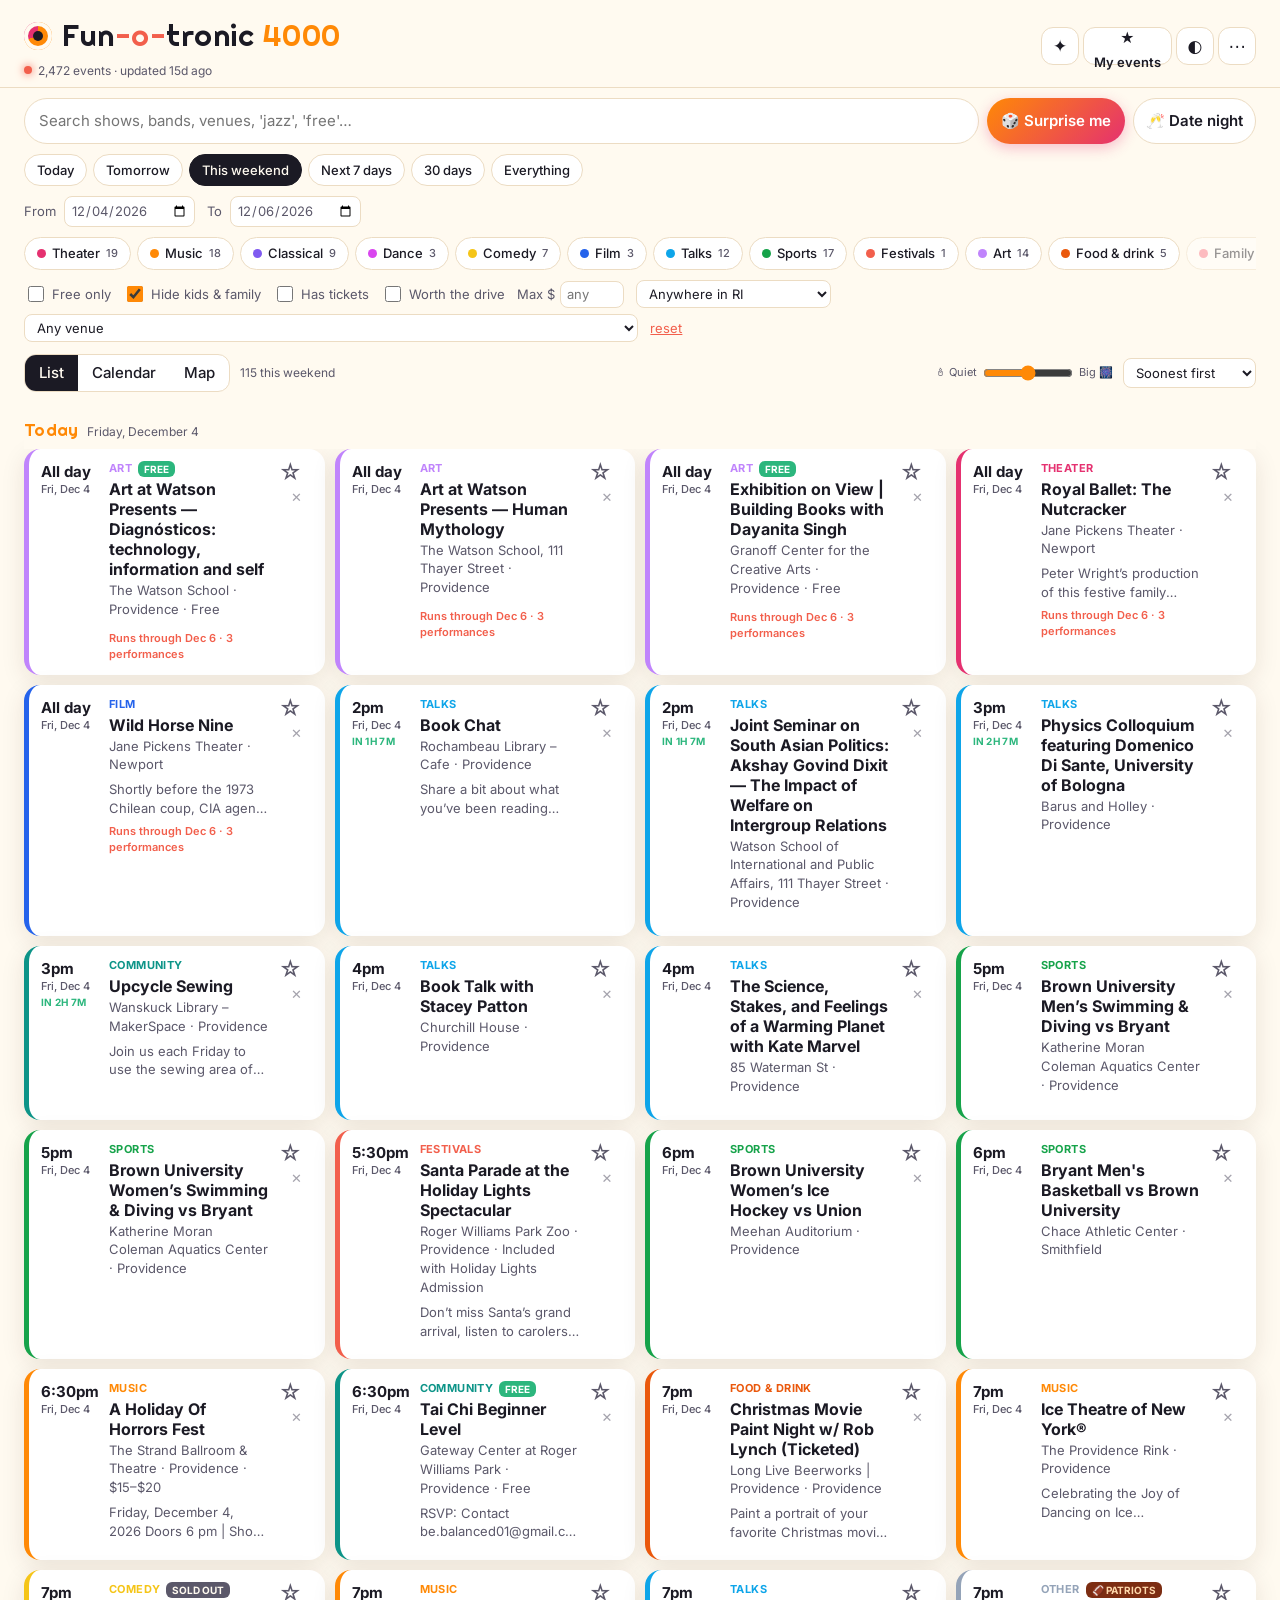
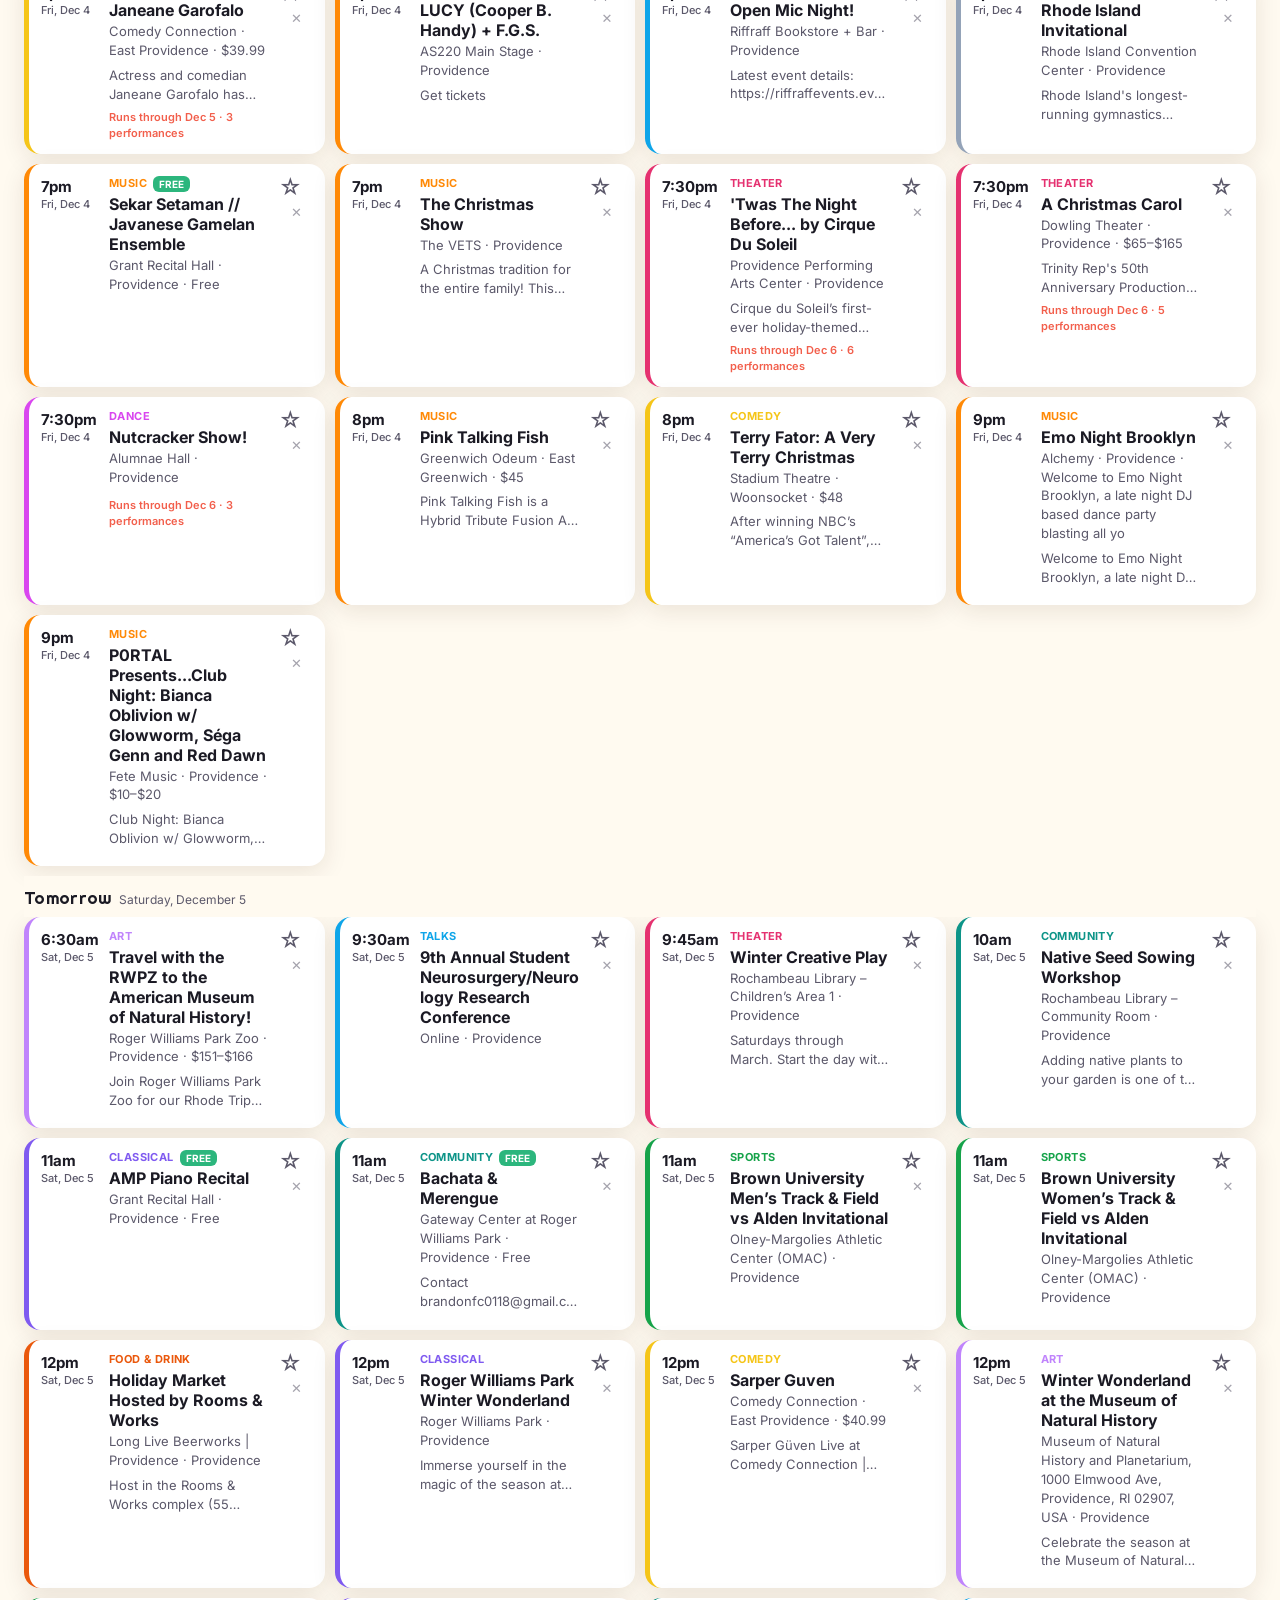
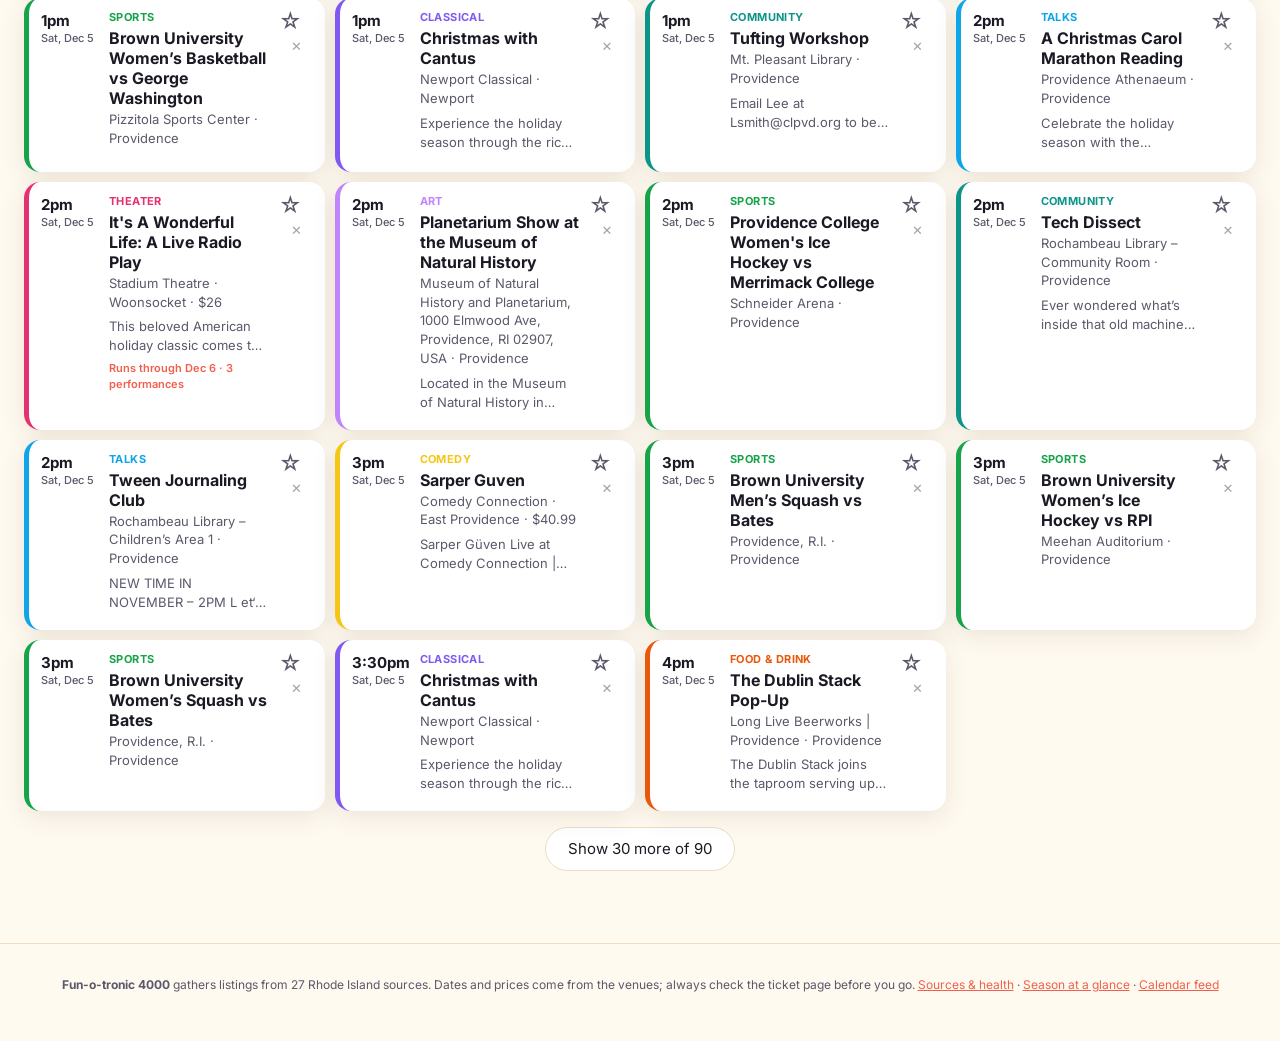
<file: site/index.html>
<!doctype html>
<html lang="en">
<head>
<meta charset="utf-8">
<meta name="viewport" content="width=device-width, initial-scale=1, viewport-fit=cover">
<meta name="robots" content="noindex, nofollow">
<meta name="theme-color" content="#0f0e17">
<meta name="description" content="What's on in Providence and across Rhode Island — theater, music, film, talks, sports and more, in one place.">
<title>Fun-o-tronic 4000</title>
<link rel="icon" href="icon.svg">
<link rel="manifest" href="manifest.webmanifest">
<link rel="preconnect" href="https://fonts.googleapis.com">
<link rel="stylesheet" href="https://fonts.googleapis.com/css2?family=Righteous&family=Inter:wght@400;500;600;700&display=swap">
<link rel="stylesheet" href="style.css?v=5">
</head>
<body>
<header class="masthead">
  <div class="brand">
    <span class="dial" aria-hidden="true"><span></span></span>
    <h1>Fun<span class="o">-o-</span>tronic <span class="num">4000</span></h1>
  </div>
  <div class="status" id="status" title="When the listings were last refreshed">
    <span class="led" id="led"></span><span id="statusText">warming up…</span>
  </div>
  <div class="masthead-actions">
    <button class="icon-btn" id="btnNew" title="New since your last visit, and things you follow" aria-label="What's new"><span class="ico">✦</span><span class="badge" id="newCount" hidden></span></button>
    <button class="icon-btn wide" id="btnStars" title="My events — going, your calendar, saved" aria-label="My events">★ <span class="lbl">My events</span><span class="badge" id="starCount" hidden></span></button>
    <button class="icon-btn" id="btnTheme" title="Light / dark" aria-label="Toggle theme">◐</button>
    <button class="icon-btn" id="btnMore" title="Subscribe, follows &amp; settings" aria-label="Settings">⋯</button>
  </div>
</header>

<div class="banner" id="banner" hidden></div>

<nav class="panel" aria-label="Filters">
  <div class="search-row">
    <input type="search" id="q" placeholder="Search shows, bands, venues, 'jazz', 'free'…" autocomplete="off" aria-label="Search">
    <button class="surprise" id="btnSurprise" title="Pick something for me">🎲 Surprise me</button>
    <button class="datenight" id="btnDate" title="Evening, sit-down, close to home, tickets available">🥂 Date night</button>
  </div>

  <div class="chips when" id="whenChips" role="tablist" aria-label="When">
    <button data-when="tonight">Today</button>
    <button data-when="tomorrow">Tomorrow</button>
    <button data-when="weekend" class="on">This weekend</button>
    <button data-when="week">Next 7 days</button>
    <button data-when="month">30 days</button>
    <button data-when="all">Everything</button>
  </div>
  <div class="custom-range" id="customRange">
    <label>From <input type="date" id="fromDate"></label>
    <label>To <input type="date" id="toDate"></label>
  </div>

  <div class="chips cats" id="catChips" aria-label="Categories"></div>

  <div class="toggles">
    <label class="tog"><input type="checkbox" id="freeOnly"> Free only</label>
    <label class="tog"><input type="checkbox" id="hideKids" checked> Hide kids &amp; family</label>
    <label class="tog"><input type="checkbox" id="ticketsOnly"> Has tickets</label>
    <label class="tog"><input type="checkbox" id="farToo"> Worth the drive</label>
    <label class="tog price">Max $<input type="number" id="maxPrice" min="0" step="5" placeholder="any" inputmode="numeric"></label>
    <select id="areaSel" aria-label="Area">
      <option value="">Anywhere in RI</option>
      <option value="hill">College Hill &amp; East Side</option>
      <option value="pvd">Providence</option>
      <option value="metro">Providence metro</option>
      <option value="newport">Newport &amp; the islands</option>
      <option value="south">South County &amp; Westerly</option>
      <option value="north">Blackstone Valley &amp; north</option>
    </select>
    <select id="venueSel" aria-label="Venue"><option value="">Any venue</option></select>
    <button class="linkish" id="btnReset">reset</button>
  </div>
</nav>

<div class="viewbar">
  <div class="seg" role="tablist" aria-label="View">
    <button data-view="list" class="on">List</button>
    <button data-view="cal">Calendar</button>
    <button data-view="map">Map</button>
  </div>
  <div class="count" id="count"></div>
  <label class="mood" title="Mood: quiet night ↔ big night. Tilts Best-for-you, Surprise me and the calendar's picks — not the list itself.">
    <span class="mood-l">🕯 Quiet</span><input type="range" id="mood" min="0" max="100" value="50" aria-label="Mood: quiet night to big night"><span class="mood-l">Big 🎆</span>
  </label>
  <select id="sortSel" aria-label="Sort">
    <option value="time">Soonest first</option>
    <option value="you">Best for you</option>
    <option value="new">Newest listings</option>
    <option value="price">Cheapest first</option>
    <option value="az">A → Z</option>
  </select>
</div>

<main id="main">
  <section id="listView" class="view"></section>
  <section id="calView" class="view" hidden>
    <div class="cal-head">
      <button id="calPrev" aria-label="Previous month">‹</button>
      <h2 id="calTitle"></h2>
      <button id="calNext" aria-label="Next month">›</button>
    </div>
    <div class="cal-grid" id="calGrid"></div>
    <div id="calDay"></div>
  </section>
  <section id="mapView" class="view" hidden>
    <div id="map"></div>
    <p class="hint">Pins follow the date and category filters above; tap one for that venue's shows. Pins are sized by how much is on.</p>
  </section>
</main>

<footer class="foot">
  <p><strong>Fun-o-tronic 4000</strong> gathers listings from <span id="srcCount">—</span> Rhode Island sources. Dates and prices come from the venues; always check the ticket page before you go.
  <a href="#" id="btnSources">Sources &amp; health</a> · <a href="season.html">Season at a glance</a> · <a href="feed.ics" id="feedLink">Calendar feed</a></p>
</footer>

<div class="sheet-backdrop" id="backdrop" hidden></div>
<aside class="sheet" id="sheet" hidden aria-modal="true" role="dialog"></aside>
<div class="toast" id="toast" hidden></div>

<template id="tplCard">
  <article class="card" tabindex="0">
    <div class="when"><span class="t"></span><span class="d"></span><span class="soon"></span></div>
    <div class="body">
      <div class="top">
        <span class="cat"></span>
        <span class="flags"></span>
      </div>
      <h3 class="title"></h3>
      <div class="where"></div>
      <p class="sum"></p>
      <div class="run"></div>
    </div>
    <div class="side">
      <button class="star" aria-label="Save">☆</button>
      <button class="nope" aria-label="Not for me" title="Not for me">✕</button>
    </div>
  </article>
</template>

<script src="app.js?v=5" defer></script>
</body>
</html>
</file>
<file: site/style.css>
/* Fun-o-tronic 4000 — warm, lively, a little bit jukebox. Mobile first. */
:root {
  --bg: #fffaf0;
  --bg2: #fff3df;
  --panel: #ffffff;
  --ink: #1b1a24;
  --ink2: #5b586a;
  --line: #ecdcc3;
  --accent: #ff8906;
  --accent2: #f25f4c;
  --accent3: #e53170;
  --ok: #2cb67d;
  --shadow: 0 6px 24px rgba(60, 30, 0, .10);
  --radius: 16px;
  --font-display: "Righteous", "Inter", system-ui, sans-serif;
  --font: "Inter", system-ui, -apple-system, Segoe UI, Roboto, sans-serif;
  /* category colours */
  --c-theater: #e53170; --c-music: #ff8906; --c-classical: #7f5af0; --c-dance: #d946ef;
  --c-comedy: #f5c518; --c-film: #2563eb; --c-talk: #0ea5e9; --c-sports: #16a34a;
  --c-festival: #f25f4c; --c-market: #a3b60a; --c-art: #c084fc; --c-family: #fb7185;
  --c-food: #ea580c; --c-community: #0d9488; --c-other: #94a3b8;
}
@media (prefers-color-scheme: dark) {
  :root:not([data-theme="light"]) {
    --bg: #0f0e17; --bg2: #16151f; --panel: #1c1b27; --ink: #fffffe; --ink2: #a7a9be;
    --line: #2a2838; --shadow: 0 8px 28px rgba(0,0,0,.45);
  }
}
:root[data-theme="dark"] {
  --bg: #0f0e17; --bg2: #16151f; --panel: #1c1b27; --ink: #fffffe; --ink2: #a7a9be;
  --line: #2a2838; --shadow: 0 8px 28px rgba(0,0,0,.45);
}

* { box-sizing: border-box; }
html { -webkit-text-size-adjust: 100%; }
body {
  margin: 0; background: var(--bg); color: var(--ink); font-family: var(--font);
  font-size: 15px; line-height: 1.45;
  padding-bottom: env(safe-area-inset-bottom);
}
a { color: var(--accent2); }
button, input, select { font: inherit; color: inherit; }
button { cursor: pointer; }
[hidden] { display: none !important; }

/* ---------- masthead ---------- */
.masthead {
  display: grid; grid-template-columns: 1fr auto; grid-template-areas: "brand actions" "status actions"; align-items: center; gap: 4px 12px;
  padding: 12px 16px 6px; background: var(--bg);
  position: sticky; top: 0; z-index: 20; border-bottom: 1px solid var(--line);
}
.brand { grid-area: brand; display: flex; align-items: center; gap: 10px; min-width: 0; }
.brand h1 {
  font-family: var(--font-display); font-weight: 400; font-size: 21px; margin: 0; letter-spacing: .5px;
  white-space: nowrap; overflow: hidden; text-overflow: ellipsis;
}
.brand .o { color: var(--accent2); }
.brand .num { color: var(--accent); }
.dial {
  width: 28px; height: 28px; border-radius: 50%; flex: none;
  background: conic-gradient(var(--accent) 0 70%, var(--accent3) 70% 100%);
  display: grid; place-items: center; box-shadow: inset 0 0 0 4px var(--bg);
}
.dial span { width: 10px; height: 10px; border-radius: 50%; background: var(--ink); }
.status { grid-area: status; font-size: 12px; color: var(--ink2); display: flex; align-items: center; gap: 6px; }
.led { width: 8px; height: 8px; border-radius: 50%; background: var(--ok); box-shadow: 0 0 8px var(--ok); animation: blink 2.4s infinite; }
.led.warn { background: var(--accent); box-shadow: 0 0 8px var(--accent); }
.led.bad { background: var(--accent2); box-shadow: 0 0 8px var(--accent2); animation: none; }
@keyframes blink { 50% { opacity: .35; } }
.masthead-actions { grid-area: actions; display: flex; gap: 4px; }
.icon-btn {
  position: relative; width: 38px; height: 38px; border-radius: 12px; border: 1px solid var(--line);
  background: var(--panel); font-size: 17px; display: grid; place-items: center;
}
.icon-btn .badge {
  position: absolute; top: -6px; right: -6px; min-width: 18px; height: 18px; padding: 0 5px;
  border-radius: 9px; background: var(--accent3); color: #fff; font-size: 11px; font-weight: 700;
  display: grid; place-items: center; line-height: 1;
}
.icon-btn.lit { border-color: var(--accent); color: var(--accent); }

/* ---------- filter panel ---------- */
.panel { padding: 10px 16px 6px; display: grid; gap: 8px; }
.panel > * { min-width: 0; }
.search-row > * { min-width: 0; }
.search-row { display: flex; gap: 8px; }
#q {
  flex: 1; min-width: 0; width: 100%; padding: 11px 14px; border-radius: 999px; border: 1px solid var(--line);
  background: var(--panel); outline: none;
}
#q:focus { border-color: var(--accent); box-shadow: 0 0 0 3px rgba(255,137,6,.2); }
.surprise {
  border: none; border-radius: 999px; padding: 0 14px; background: linear-gradient(135deg, var(--accent), var(--accent3));
  color: #fff; font-weight: 600; white-space: nowrap; box-shadow: 0 4px 14px rgba(229,49,112,.3);
}
.surprise:active { transform: scale(.97); }

.chips { display: flex; gap: 6px; overflow-x: auto; scrollbar-width: none; padding: 2px 0; -webkit-overflow-scrolling: touch; }
.chips::-webkit-scrollbar { display: none; }
.chips button {
  flex: none; border: 1px solid var(--line); background: var(--panel); color: var(--ink);
  padding: 6px 12px; border-radius: 999px; font-size: 13px; font-weight: 500; display: inline-flex; align-items: center; gap: 6px;
}
.chips.when button.on { background: var(--ink); color: var(--bg); border-color: var(--ink); }
.chips.cats button .dot { width: 9px; height: 9px; border-radius: 50%; background: var(--cc, var(--c-other)); }
.chips.cats button.on { border-color: var(--cc); background: color-mix(in srgb, var(--cc) 18%, var(--panel)); }
.chips.cats button .n { color: var(--ink2); font-size: 11px; }
.custom-range { display: flex; gap: 12px; font-size: 13px; color: var(--ink2); }
.custom-range input { margin-left: 4px; padding: 4px 6px; border-radius: 8px; border: 1px solid var(--line); background: var(--panel); }

.toggles { display: flex; flex-wrap: wrap; gap: 6px 12px; align-items: center; font-size: 13px; }
.tog { display: inline-flex; align-items: center; gap: 5px; color: var(--ink2); }
.tog input[type=checkbox] { accent-color: var(--accent); width: 16px; height: 16px; }
.tog.price input { width: 64px; padding: 3px 6px; border-radius: 8px; border: 1px solid var(--line); background: var(--panel); }
.toggles select { padding: 4px 8px; border-radius: 8px; border: 1px solid var(--line); background: var(--panel); max-width: 48vw; }
.linkish { border: none; background: none; color: var(--accent2); text-decoration: underline; padding: 0; }

/* ---------- view bar ---------- */
.viewbar { display: flex; align-items: center; gap: 10px; padding: 6px 16px; }
.seg { display: inline-flex; border: 1px solid var(--line); border-radius: 12px; overflow: hidden; background: var(--panel); }
.seg button { border: none; background: none; padding: 7px 14px; font-weight: 500; }
.seg button.on { background: var(--ink); color: var(--bg); }
.count { flex: 1; font-size: 12px; color: var(--ink2); }
#sortSel { padding: 5px 8px; border-radius: 8px; border: 1px solid var(--line); background: var(--panel); font-size: 13px; }

/* ---------- list ---------- */
main { padding: 0 16px 24px; max-width: 1400px; margin: 0 auto; }
.day-head {
  position: sticky; top: var(--mast-h, 61px); z-index: 5; background: var(--bg); padding: 10px 0 6px; margin-top: 10px;
  font-family: var(--font-display); font-size: 17px; letter-spacing: .3px; display: flex; align-items: baseline; gap: 8px;
}
.day-head small { font-family: var(--font); color: var(--ink2); font-size: 12px; letter-spacing: 0; }
.day-head.today { color: var(--accent); }
.card {
  display: grid; grid-template-columns: 58px 1fr 36px; gap: 10px; padding: 12px 10px 12px 12px; margin: 8px 0;
  background: var(--panel); border-radius: var(--radius); box-shadow: var(--shadow); border-left: 5px solid var(--cc, var(--c-other));
  cursor: pointer; outline: none; transition: transform .12s; min-width: 0;
}
.card .body { min-width: 0; overflow-wrap: anywhere; }
.card:active { transform: scale(.995); }
.card:focus-visible { box-shadow: 0 0 0 3px var(--accent); }
.card .when { display: flex; flex-direction: column; font-weight: 700; font-size: 15px; line-height: 1.2; padding-top: 2px; }
.card .when .d { font-weight: 500; font-size: 11px; color: var(--ink2); margin-top: 2px; }
.card .top { display: flex; gap: 6px; align-items: center; flex-wrap: wrap; margin-bottom: 2px; }
.cat { font-size: 11px; font-weight: 700; letter-spacing: .4px; text-transform: uppercase; color: var(--cc, var(--c-other)); }
.flags { display: inline-flex; gap: 4px; }
.flag { font-size: 10px; font-weight: 700; padding: 1px 6px; border-radius: 6px; background: var(--bg2); color: var(--ink2); }
.flag.free { background: var(--ok); color: #fff; }
.flag.new { background: var(--accent3); color: #fff; }
.flag.sale { background: var(--accent); color: #fff; }
.flag.soldout { background: var(--ink2); color: var(--bg); }
.card .title { margin: 0; font-size: 16px; font-weight: 700; line-height: 1.25; }
.card .where { color: var(--ink2); font-size: 13px; margin-top: 2px; }
.card .sum { margin: 6px 0 0; font-size: 13px; color: var(--ink2); display: -webkit-box; -webkit-line-clamp: 2; -webkit-box-orient: vertical; overflow: hidden; }
.card .star { border: none; background: none; font-size: 22px; color: var(--ink2); align-self: start; padding: 0; line-height: 1; }
.card .star.on { color: var(--accent); }
.hidden-note { margin: 18px auto 8px; max-width: 760px; padding: 12px 16px; border: 1px dashed var(--line); border-radius: 14px; color: var(--ink2); text-align: center; line-height: 1.7; }
.hidden-note b { color: var(--ink); font-weight: 600; }
.hidden-note span { white-space: nowrap; }
.empty { text-align: center; color: var(--ink2); padding: 48px 16px; }
.empty h3 { font-family: var(--font-display); font-weight: 400; color: var(--ink); }
.more { display: block; margin: 16px auto; padding: 10px 22px; border-radius: 999px; border: 1px solid var(--line); background: var(--panel); }

@media (min-width: 720px) {
  .masthead { padding: 14px 24px 8px; }
  .brand h1 { font-size: 30px; }
  .panel, .viewbar { padding-left: 24px; padding-right: 24px; }
  main { padding: 0 24px 32px; }
  .cards-grid { display: grid; grid-template-columns: repeat(auto-fill, minmax(min(300px, 100%), 1fr)); gap: 10px; }
  .cards-grid .card { margin: 0; }
}

/* ---------- calendar ---------- */
.cal-head { display: flex; align-items: center; justify-content: space-between; padding: 12px 0 6px; }
.cal-head h2 { font-family: var(--font-display); font-weight: 400; font-size: 20px; margin: 0; }
.cal-head button { width: 36px; height: 36px; border-radius: 10px; border: 1px solid var(--line); background: var(--panel); font-size: 20px; }
.cal-grid { display: grid; grid-template-columns: repeat(7, 1fr); gap: 4px; }
.cal-grid .dow { text-align: center; font-size: 11px; color: var(--ink2); padding: 4px 0; text-transform: uppercase; letter-spacing: .5px; }
.cal-cell {
  aspect-ratio: 1 / 1.05; border-radius: 10px; background: var(--panel); border: 1px solid var(--line); padding: 4px;
  display: flex; flex-direction: column; align-items: flex-start; font-size: 12px; cursor: pointer; position: relative; overflow: hidden;
}
.cal-cell.pad { background: transparent; border-color: transparent; cursor: default; }
.cal-cell.today { border-color: var(--accent); }
.cal-cell.sel { background: var(--ink); color: var(--bg); }
.cal-cell .n { font-weight: 600; }
.cal-cell .cnt { margin-top: auto; font-size: 10px; color: var(--ink2); }
.cal-cell.sel .cnt { color: var(--bg); opacity: .8; }
.cal-cell .dots { display: flex; flex-wrap: wrap; gap: 2px; margin-top: 3px; }
.cal-cell .dots i { width: 6px; height: 6px; border-radius: 50%; display: block; }
.cal-cell .heat { position: absolute; inset: auto 0 0 0; height: 3px; background: var(--accent); opacity: .7; }
.cal-cell .evs { display: flex; flex-direction: column; gap: 2px; width: 100%; margin-top: 4px; min-width: 0; }
.cal-cell .ev { display: block; font-size: 11px; line-height: 1.25; color: var(--ink); text-decoration: none; border-left: 3px solid var(--cc, var(--c-other)); padding: 1px 0 1px 5px; border-radius: 2px; white-space: nowrap; overflow: hidden; text-overflow: ellipsis; }
.cal-cell .ev b { font-weight: 600; color: var(--ink2); }
.cal-cell .ev:hover { background: var(--bg2); }
.cal-cell.sel .ev, .cal-cell.sel .ev b { color: var(--bg); }
.cal-cell .morel { font-size: 10px; color: var(--ink2); padding-left: 8px; }
.cal-cell.sel .morel { color: var(--bg); opacity: .8; }
@media (min-width: 720px) {
  .cal-cell { aspect-ratio: auto; min-height: 168px; padding: 6px; }
  .cal-cell .cnt { display: none; }
}
#calDay { margin-top: 12px; }

/* ---------- map ---------- */
#map { height: 62vh; min-height: 360px; border-radius: var(--radius); overflow: hidden; margin-top: 10px; box-shadow: var(--shadow); background: var(--bg2); }
.hint { color: var(--ink2); font-size: 12px; text-align: center; }
.leaflet-popup-content { font-family: var(--font); font-size: 13px; }
.leaflet-popup-content a { display: block; margin-top: 4px; }

/* ---------- sheet ---------- */
.sheet-backdrop { position: fixed; inset: 0; background: rgba(0,0,0,.45); z-index: 40; backdrop-filter: blur(2px); }
.sheet {
  position: fixed; left: 0; right: 0; bottom: 0; z-index: 50; max-height: 92vh; overflow: auto;
  background: var(--panel); border-radius: 22px 22px 0 0; box-shadow: 0 -10px 40px rgba(0,0,0,.3);
  padding: 8px 18px calc(20px + env(safe-area-inset-bottom)); animation: up .22s ease-out;
}
@keyframes up { from { transform: translateY(40px); opacity: 0; } }
@media (min-width: 720px) {
  .sheet { left: 50%; right: auto; bottom: auto; top: 6vh; width: 620px; transform: translateX(-50%); border-radius: 22px; max-height: 88vh; }
}
.sheet .grip { width: 44px; height: 5px; border-radius: 3px; background: var(--line); margin: 4px auto 12px; }
.sheet .hero { width: calc(100% + 36px); margin: 0 -18px 12px; max-height: 240px; object-fit: cover; display: block; }
.sheet h2 { font-size: 22px; line-height: 1.2; margin: 6px 0 4px; }
.sheet .meta { color: var(--ink2); font-size: 14px; display: grid; gap: 3px; margin: 8px 0 12px; }
.sheet .meta b { color: var(--ink); font-weight: 600; }
.sheet .actions { display: flex; flex-wrap: wrap; gap: 8px; margin: 14px 0; }
.btn {
  border: 1px solid var(--line); background: var(--bg2); color: var(--ink); padding: 10px 14px; border-radius: 12px;
  font-weight: 600; text-decoration: none; display: inline-flex; align-items: center; gap: 6px; font-size: 14px;
}
.btn.primary { background: var(--accent); border-color: var(--accent); color: #1b1a24; }
.btn.tickets { background: var(--accent3); border-color: var(--accent3); color: #fff; }
.sheet .desc { font-size: 14px; color: var(--ink); white-space: pre-line; }
.sheet .desc.clamp { display: -webkit-box; -webkit-line-clamp: 6; -webkit-box-orient: vertical; overflow: hidden; }
.sheet .fine { font-size: 12px; color: var(--ink2); margin-top: 14px; }
.sheet .close { position: absolute; top: 10px; right: 12px; width: 34px; height: 34px; border-radius: 50%; border: none; background: var(--bg2); font-size: 18px; }
.sheet .conflict { background: color-mix(in srgb, var(--accent2) 15%, var(--panel)); border: 1px solid var(--accent2); padding: 8px 10px; border-radius: 10px; font-size: 13px; margin: 8px 0; }

.sheet .list-sm .card { box-shadow: none; border: 1px solid var(--line); border-left-width: 5px; }
.health { font-size: 13px; }
.health table { width: 100%; border-collapse: collapse; }
.health td { padding: 5px 4px; border-bottom: 1px solid var(--line); vertical-align: top; }
.health .bad td:first-child { color: var(--accent2); }
.health code { font-size: 11px; color: var(--ink2); word-break: break-all; }
.kv { display: grid; gap: 10px; font-size: 14px; }
.kv input[type=url], .kv input[type=text] { width: 100%; padding: 9px 12px; border-radius: 10px; border: 1px solid var(--line); background: var(--bg); }

/* ---------- toast ---------- */
.toast {
  position: fixed; left: 50%; bottom: 24px; transform: translateX(-50%); z-index: 60; background: var(--ink); color: var(--bg);
  padding: 10px 16px; border-radius: 999px; font-size: 14px; box-shadow: var(--shadow); max-width: 90vw;
}

/* ---------- footer ---------- */
.foot { padding: 20px 16px 36px; color: var(--ink2); font-size: 12px; text-align: center; border-top: 1px solid var(--line); margin-top: 24px; }

/* ---------- v3: taste, date night, runs, shortlist, weather ---------- */
.datenight { border: 1px solid var(--line); border-radius: 999px; padding: 0 12px; background: var(--panel); font-weight: 600; white-space: nowrap; }
.datenight.lit { background: var(--accent3); border-color: var(--accent3); color: #fff; }
.mood { display: inline-flex; align-items: center; gap: 4px; font-size: 13px; }
.mood input { width: 90px; accent-color: var(--accent); }
.mood-l { font-size: 11px; color: var(--ink2); white-space: nowrap; }
.card .soon { font-size: 10px; font-weight: 700; color: var(--accent2); margin-top: 3px; text-transform: uppercase; letter-spacing: .3px; }
.card.ended { opacity: .5; }
.card.ended .soon { color: var(--ink2); }
.card.soon .soon { color: var(--ok); }
.card .run { font-size: 11px; color: var(--accent2); font-weight: 600; margin-top: 6px; }
.card .side { display: flex; flex-direction: column; align-items: center; gap: 6px; align-self: start; }
.card .nope { border: none; background: none; color: var(--ink2); font-size: 13px; padding: 2px 4px; opacity: .55; line-height: 1; }
.card .nope:hover { opacity: 1; color: var(--accent2); }
.card .thumb { border: none; background: var(--bg2); border-radius: 50%; width: 30px; height: 30px; font-size: 15px; }
.card .thumb.on { background: var(--ok); }
.flag.follow { background: var(--accent3); color: #fff; }
.flag.vote { background: var(--ok); color: #fff; }
.flag.wx { background: transparent; color: var(--ink2); font-weight: 600; padding-left: 0; }
.listbar { display: flex; flex-wrap: wrap; align-items: center; gap: 8px 12px; padding: 10px 12px; margin: 10px 0 4px; background: var(--panel); border-radius: 12px; border: 1px solid var(--line); font-size: 13px; }
.listbar .fine { color: var(--ink2); font-size: 12px; }
.banner { background: var(--accent3); color: #fff; padding: 8px 16px; font-size: 13px; text-align: center; }
.soon-tag { font-style: normal; color: var(--accent2); font-weight: 600; font-size: 12px; }
.perfs-h { margin: 14px 0 6px; font-size: 13px; color: var(--ink2); text-transform: uppercase; letter-spacing: .4px; }
.perfs { display: flex; flex-wrap: wrap; gap: 6px; }
.perf { font-size: 12px; padding: 5px 9px; border-radius: 8px; background: var(--bg2); color: var(--ink); text-decoration: none; border: 1px solid var(--line); }
.perf.cur { border-color: var(--accent); }
.perf.so { opacity: .5; text-decoration: line-through; }
.cal-cell .wxd { font-weight: 500; color: var(--ink2); font-size: 10px; margin-left: 4px; }
.kv input[type=text] { margin-top: 6px; }
@media (max-width: 719px) {
  .mood { display: none; }
  .search-row { flex-wrap: wrap; }
  #q { flex: 1 1 100%; }
  .surprise, .datenight { flex: 1 1 0; padding: 9px 10px; font-size: 14px; text-align: center; }
  .toggles select { max-width: 100%; }
  .sheet { padding-left: 14px; padding-right: 14px; }
  .sheet .hero { width: calc(100% + 28px); margin: 0 -14px 12px; }
}

.tickets { background: var(--panel); border: 1px solid var(--line); border-left: 5px solid var(--accent); border-radius: var(--radius); padding: 10px 14px; margin: 10px 0; font-size: 13px; }
.tickets h3 { margin: 0 0 6px; font-size: 14px; }
.tickets ul { margin: 0; padding-left: 16px; display: grid; gap: 4px; }
.tickets .chg { color: var(--accent3); }
.tickets .fine { color: var(--ink2); font-size: 12px; }

/* ---------- phone polish (v5) ---------- */
@media (max-width: 719px) {
  .masthead { padding: 10px 12px 6px; }
  .brand h1 { font-size: 20px; }
  .icon-btn { width: 34px; height: 34px; font-size: 15px; border-radius: 10px; }
  .panel { padding: 8px 12px 4px; gap: 7px; }
  .chips button { padding: 6px 11px; font-size: 13px; }
  .custom-range { flex-wrap: wrap; gap: 6px 12px; }
  .custom-range input { max-width: 140px; }
  .toggles { display: grid; grid-template-columns: 1fr 1fr; gap: 6px 10px; align-items: center; }
  .toggles .tog { font-size: 13px; }
  .toggles .tog.price { grid-column: 1; }
  .toggles select { width: 100%; max-width: none; }
  .toggles #areaSel { grid-column: 1 / -1; }
  .toggles #venueSel { grid-column: 1 / -1; }
  .toggles .linkish { justify-self: start; }
  .viewbar { flex-wrap: wrap; padding: 6px 12px; gap: 6px 10px; }
  .viewbar .seg { order: 1; }
  .viewbar #sortSel { order: 2; margin-left: auto; }
  .viewbar .count { order: 3; flex-basis: 100%; }
  main { padding: 0 12px 24px; }
  .card { grid-template-columns: 52px 1fr 30px; gap: 8px; padding: 10px 8px 10px 10px; }
  .card .when { font-size: 14px; }
  .card .title { font-size: 15px; }
  .cal-grid { gap: 3px; }
  .cal-cell { padding: 3px; font-size: 11px; aspect-ratio: 1 / 1.1; }
  .cal-cell .dots i { width: 5px; height: 5px; }
  .foot { padding: 16px 12px 32px; }
}

.chips.cats button.empty { opacity: .45; }

.kv input[type=range] { width: 100%; accent-color: var(--accent); }
.kv .mood-row { display: flex; align-items: center; gap: 8px; font-size: 12px; color: var(--ink2); }

/* ---------- going / seen ---------- */
.flag.going { background: var(--ok); color: #fff; }
.card.going { box-shadow: 0 0 0 2px var(--ok), var(--shadow); }
.card.busy { opacity: .55; }
.btn.going-on { background: var(--ok); border-color: var(--ok); color: #fff; }
.cal-cell .ev.go { background: color-mix(in srgb, var(--ok) 22%, var(--panel)); border-left-color: var(--ok); font-weight: 600; }
.cal-cell .ev.dim { opacity: .5; }
.sheet .list-sm .card { margin: 8px 0; }
.sheet .list-sm .cards-grid { display: block; }
.cal-cell { cursor: pointer; }

/* ---------- private calendar layer ---------- */
.flag.busy { background: #b45309; color: #fff; }
.cal-cell .goingdot { font-style: normal; color: var(--ok); font-weight: 800; margin-left: 2px; }

/* ---------- my events ---------- */
.icon-btn.wide { width: auto; padding: 0 10px; gap: 4px; font-size: 14px; }
.icon-btn.wide .lbl { font-size: 13px; font-weight: 600; }
.calrows { display: grid; gap: 4px; margin: 6px 0 10px; }
.calrow { display: grid; grid-template-columns: 150px 1fr; gap: 10px; padding: 7px 12px; background: var(--panel); border: 1px solid var(--line); border-left: 4px solid #d97706; border-radius: 10px; font-size: 13px; }
.cr-when { color: var(--ink2); white-space: nowrap; }
.cr-title { font-weight: 500; overflow: hidden; text-overflow: ellipsis; white-space: nowrap; }
@media (max-width: 719px) { .icon-btn.wide .lbl { display: none; } .icon-btn.wide { width: 34px; padding: 0; } .calrow { grid-template-columns: 1fr; gap: 2px; } }

/* ---------- calendar day states (calm palette) ----------
   going: green edge + green first line.  busy (timed): amber edge + amber band, listings stay.
   away (all day): dimmed tile, soft dots, amber band — nothing to do that day. */
.cal-cell.has-going { border-color: var(--ok); border-left: 4px solid var(--ok); background: color-mix(in srgb, var(--ok) 7%, var(--panel)); }
.cal-cell.has-busy { border-left: 4px solid #d97706; }
.cal-cell.has-away { background: repeating-linear-gradient(135deg, var(--panel) 0 14px, color-mix(in srgb, #d97706 7%, var(--panel)) 14px 16px); }
.cal-cell.has-away .n { color: var(--ink2); }
.cal-cell .busyline { display: block; width: 100%; box-sizing: border-box; font-size: 10px; font-weight: 700; color: #fbbf24; background: color-mix(in srgb, #d97706 18%, var(--panel)); border-radius: 4px; padding: 2px 5px; margin: 3px 0 2px; white-space: nowrap; overflow: hidden; text-overflow: ellipsis; }
.cal-cell .busyline.away { color: #fcd34d; }
.cal-cell.sel .busyline { color: var(--bg); background: color-mix(in srgb, #d97706 55%, var(--bg)); }
.cal-cell.has-going .goingdot { color: var(--ok); }

/* ---------- NFL caution ---------- */
.flag.nfl { background: #7c2d12; color: #fed7aa; }
.cal-cell .nfldot { font-style: normal; font-size: 10px; margin-left: 3px; opacity: .9; }
.sheet .nfl-line { background: color-mix(in srgb, #7c2d12 35%, var(--panel)); border-radius: 8px; padding: 6px 8px; color: var(--ink); }

.cal-cell.inwin { box-shadow: inset 0 0 0 2px color-mix(in srgb, var(--accent) 70%, transparent); }
.cal-cell.inwin.has-going { box-shadow: inset 0 0 0 2px var(--ok); }
</file>
